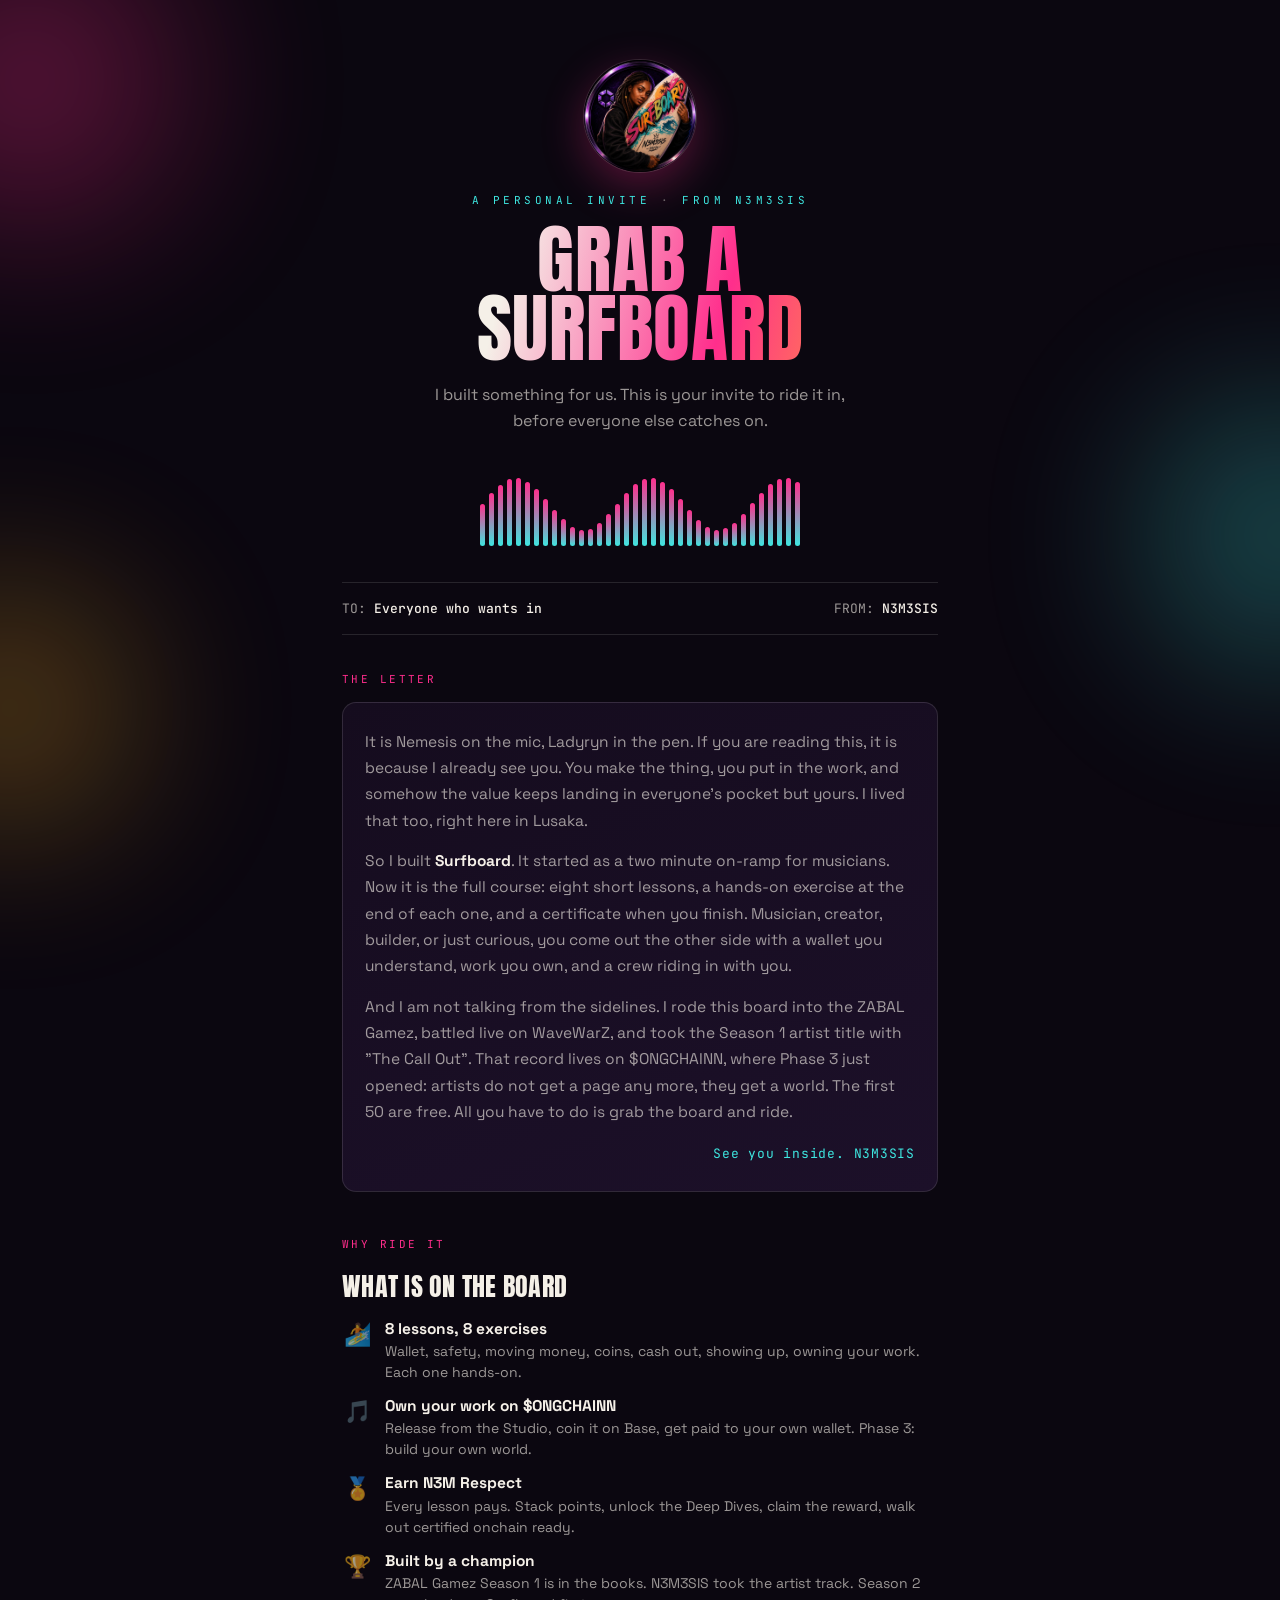
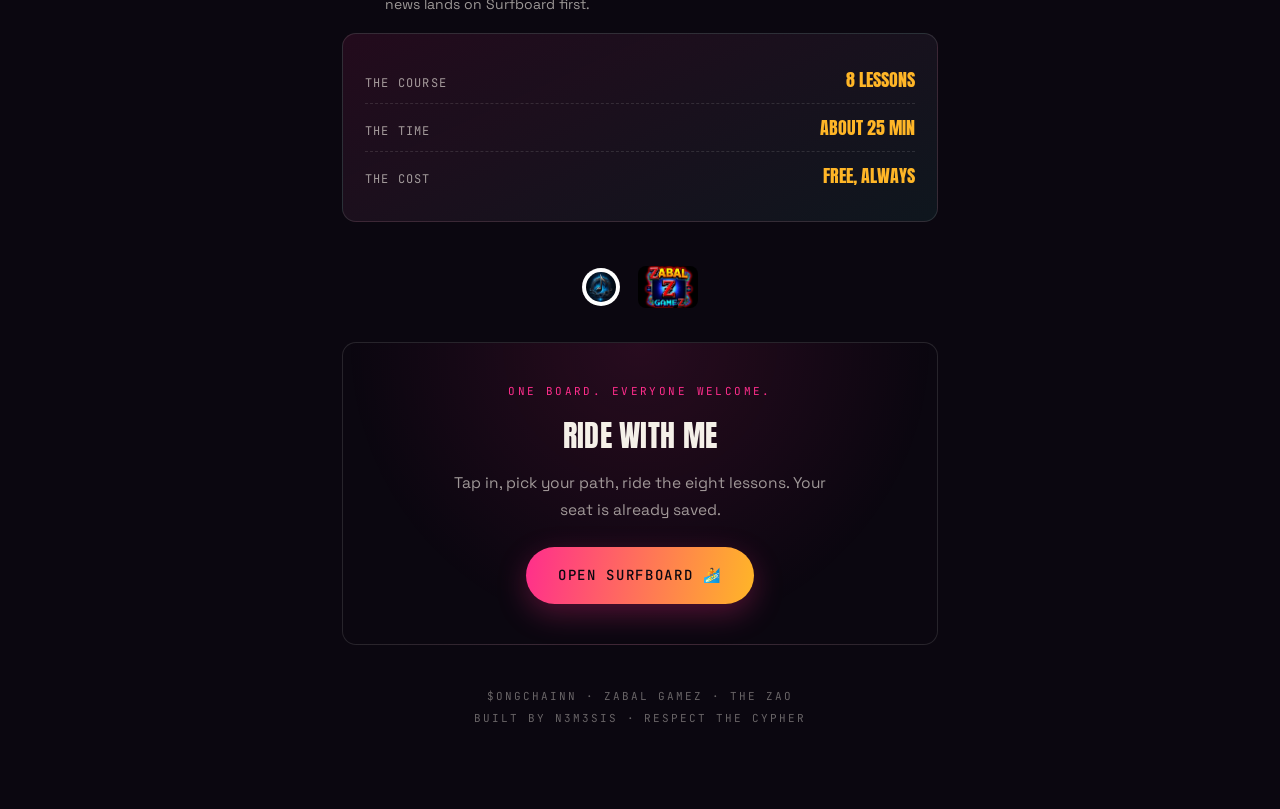
<file: invite.html>
<!DOCTYPE html>
<html lang="en">
<head>
<meta charset="UTF-8">
<meta name="viewport" content="width=device-width, initial-scale=1, viewport-fit=cover">
<meta name="theme-color" content="#0B0710">
<title>You're invited - N3M3SIS x Surfboard</title>
<meta name="description" content="A personal invite from N3M3SIS, ZABAL Gamez Season 1 artist champion. Grab a Surfboard, ride the 8 lessons, and get onchain for real.">
<link rel="canonical" href="https://surfboard.diyama.online/invite.html">
<link rel="icon" type="image/png" href="favicon.png">
<link rel="manifest" href="manifest.webmanifest">
<link rel="apple-touch-icon" href="apple-touch-icon.png">
<meta name="mobile-web-app-capable" content="yes">
<meta name="apple-mobile-web-app-capable" content="yes">
<meta name="apple-mobile-web-app-title" content="Surfboard">

<!-- Open Graph / social share -->
<meta property="og:type" content="website">
<meta property="og:site_name" content="Surfboard">
<meta property="og:title" content="You're invited - a Surfboard from N3M3SIS">
<meta property="og:description" content="I built something for us. Grab a Surfboard, ride the 8 lessons, own your work, and get onchain for real.">
<meta property="og:url" content="https://surfboard.diyama.online/invite.html">
<meta property="og:image" content="https://surfboard.diyama.online/og.png">
<meta property="og:image:width" content="1200">
<meta property="og:image:height" content="630">
<meta name="twitter:card" content="summary_large_image">
<meta name="twitter:title" content="You're invited - a Surfboard from N3M3SIS">
<meta name="twitter:description" content="Grab a Surfboard, ride the 8 lessons, own your work, and get onchain for real.">
<meta name="twitter:image" content="https://surfboard.diyama.online/og.png">

<link rel="stylesheet" href="fonts.css">
<style>

  :root{
    --ink:#0B0710; --panel:#150C1E; --panel-2:#1C1029;
    --line: rgba(245,240,232,0.12);
    --off:#F5F0E8; --off-dim: rgba(245,240,232,0.62); --off-faint: rgba(245,240,232,0.40);
    --magenta:#FF2E8C; --gold:#FFB627; --cyan:#3EE6E0; --green:#5BF29A;
  }
  *{ box-sizing:border-box; margin:0; padding:0; -webkit-tap-highlight-color:transparent; }
  html{ scroll-behavior:smooth; }
  body{ background:var(--ink); color:var(--off); font-family:'Space Grotesk', system-ui, sans-serif;
    -webkit-font-smoothing:antialiased; overflow-x:hidden; line-height:1.5; }
  .wrap{ max-width:640px; margin:0 auto; padding:0 22px 80px; position:relative; z-index:2; }

  .glow{ position:fixed; border-radius:50%; filter:blur(90px); opacity:0.32; z-index:0; pointer-events:none; }
  .glow-1{ width:300px; height:300px; background:var(--magenta); top:-70px; left:-120px; }
  .glow-2{ width:260px; height:260px; background:var(--cyan); top:45%; right:-130px; }
  .glow-3{ width:240px; height:240px; background:var(--gold); bottom:8%; left:-110px; }

  header{ text-align:center; padding:60px 0 20px; position:relative; z-index:2; }
  .eyebrow{ font-family:'JetBrains Mono', monospace; font-size:11px; letter-spacing:0.32em; text-transform:uppercase;
    color:var(--cyan); margin-bottom:16px; }
  .eyebrow span{ color:var(--off-faint); }
  h1{ font-family:'Anton', sans-serif; font-weight:400; text-transform:uppercase; font-size:clamp(46px, 13vw, 76px);
    line-height:0.92; letter-spacing:0.01em;
    background:linear-gradient(105deg, var(--off) 28%, var(--magenta) 64%, var(--gold) 100%);
    -webkit-background-clip:text; background-clip:text; color:transparent; }
  .sub{ margin:18px auto 0; max-width:460px; font-size:16px; color:var(--off-dim); line-height:1.6; }

  .wave{ height:64px; display:flex; align-items:flex-end; justify-content:center; gap:4px; margin:28px 0 6px; position:relative; z-index:2; }
  .bar{ width:5px; border-radius:3px; background:linear-gradient(180deg, var(--magenta), var(--cyan)); animation:pulse 1.1s ease-in-out infinite; }
  @keyframes pulse{ 0%,100%{ transform:scaleY(0.3); opacity:0.55; } 50%{ transform:scaleY(1); opacity:1; } }

  .tofrom{ display:flex; justify-content:space-between; border-top:1px solid var(--line); border-bottom:1px solid var(--line);
    padding:16px 0; margin:36px 0; font-family:'JetBrains Mono', monospace; font-size:13px; color:var(--off-dim); position:relative; z-index:2; }
  .tofrom b{ color:var(--off); font-weight:500; }

  section{ position:relative; z-index:2; margin-bottom:44px; }
  .label{ font-family:'JetBrains Mono', monospace; font-size:11px; letter-spacing:0.22em; text-transform:uppercase;
    color:var(--magenta); margin-bottom:14px; }
  h2{ font-family:'Anton', sans-serif; font-weight:400; text-transform:uppercase; font-size:26px; letter-spacing:0.01em;
    color:var(--off); margin-bottom:12px; }
  p{ color:var(--off-dim); font-size:15.5px; line-height:1.7; }

  .letter{ border:1px solid var(--line); border-radius:14px; padding:26px 22px;
    background:linear-gradient(160deg, var(--panel), var(--panel-2)); }
  .letter p + p{ margin-top:14px; }
  .letter .sign{ margin-top:18px; font-family:'JetBrains Mono', monospace; font-size:13px; color:var(--cyan); text-align:right; letter-spacing:0.06em; }
  .letter b.hl{ color:var(--off); }

  .why{ display:flex; flex-direction:column; gap:12px; margin-top:4px; }
  .why-item{ display:flex; gap:13px; align-items:flex-start; }
  .why-item .i{ font-size:22px; width:30px; text-align:center; flex-shrink:0; }
  .why-item b{ display:block; color:var(--off); font-size:15.5px; }
  .why-item span{ font-size:14px; color:var(--off-dim); }

  .prize{ border:1px solid var(--line); border-radius:14px; padding:22px;
    background:linear-gradient(155deg, rgba(255,46,140,0.10), rgba(62,230,224,0.07)); margin-top:18px; }
  .prize-row{ display:flex; justify-content:space-between; align-items:baseline; padding:10px 0; border-bottom:1px dashed var(--line); }
  .prize-row:last-child{ border-bottom:none; }
  .prize-row .k{ font-family:'JetBrains Mono', monospace; font-size:12px; letter-spacing:0.1em; text-transform:uppercase; color:var(--off-dim); }
  .prize-row .v{ font-family:'Anton'; font-size:18px; text-transform:uppercase; color:var(--gold); }

  .cta{ text-align:center; padding:40px 22px; border:1px solid var(--line); border-radius:14px;
    background:radial-gradient(ellipse at 50% 0%, rgba(255,46,140,0.12), transparent 70%); }
  .cta h2{ font-size:30px; }
  .cta p{ margin:10px auto 24px; max-width:380px; }
  .cta-btn{ display:inline-flex; align-items:center; gap:10px; justify-content:center;
    font-family:'JetBrains Mono', monospace; font-size:14px; letter-spacing:0.12em; text-transform:uppercase;
    padding:18px 32px; min-height:56px; border-radius:100px; font-weight:500; text-decoration:none;
    background:linear-gradient(100deg, var(--magenta), var(--gold)); color:var(--ink);
    box-shadow:0 10px 30px rgba(255,46,140,0.28); transition:transform 0.15s; }
  .cta-btn:active{ transform:translateY(2px) scale(0.99); }

  footer{ text-align:center; margin-top:40px; font-family:'JetBrains Mono', monospace; font-size:11px;
    letter-spacing:0.18em; color:var(--off-faint); text-transform:uppercase; position:relative; z-index:2; line-height:2; }

  :focus-visible{ outline:2px solid var(--cyan); outline-offset:3px; border-radius:4px; }
  @media (prefers-reduced-motion: reduce){
    *{ animation:none !important; transition:none !important; scroll-behavior:auto !important; }
  }
</style>
</head>
<body>

<div class="glow glow-1"></div>
<div class="glow glow-2"></div>
<div class="glow glow-3"></div>

<div class="wrap">

  <header>
    <img src="logo.png" alt="Surfboard by N3M3SIS" width="112" height="112" style="width:112px; height:112px; border-radius:50%; display:block; margin:0 auto 20px; box-shadow:0 0 0 1px var(--line), 0 14px 44px rgba(255,46,140,0.30)">
    <div class="eyebrow">A personal invite <span>&middot;</span> from N3M3SIS</div>
    <h1>Grab a<br>Surfboard</h1>
    <p class="sub">I built something for us. This is your invite to ride it in, before everyone else catches on.</p>
  </header>

  <div class="wave" id="wave"></div>

  <div class="tofrom">
    <div>TO: <b>Everyone who wants in</b></div>
    <div>FROM: <b>N3M3SIS</b></div>
  </div>

  <section>
    <div class="label">The letter</div>
    <div class="letter">
      <p>It is Nemesis on the mic, Ladyryn in the pen. If you are reading this, it is because I already see you. You make the thing, you put in the work, and somehow the value keeps landing in everyone's pocket but yours. I lived that too, right here in Lusaka.</p>
      <p>So I built <b class="hl">Surfboard</b>. It started as a two minute on-ramp for musicians. Now it is the full course: eight short lessons, a hands-on exercise at the end of each one, and a certificate when you finish. Musician, creator, builder, or just curious, you come out the other side with a wallet you understand, work you own, and a crew riding in with you.</p>
      <p>And I am not talking from the sidelines. I rode this board into the ZABAL Gamez, battled live on WaveWarZ, and took the Season 1 artist title with "The Call Out". That record lives on $ONGCHAINN, where Phase 3 just opened: artists do not get a page any more, they get a world. The first 50 are free. All you have to do is grab the board and ride.</p>
      <p class="sign">See you inside. N3M3SIS</p>
    </div>
  </section>

  <section>
    <div class="label">Why ride it</div>
    <h2>What is on the board</h2>
    <div class="why">
      <div class="why-item"><span class="i">&#127940;</span><span><b>8 lessons, 8 exercises</b><span>Wallet, safety, moving money, coins, cash out, showing up, owning your work. Each one hands-on.</span></span></div>
      <div class="why-item"><span class="i">&#127925;</span><span><b>Own your work on $ONGCHAINN</b><span>Release from the Studio, coin it on Base, get paid to your own wallet. Phase 3: build your own world.</span></span></div>
      <div class="why-item"><span class="i">&#127941;</span><span><b>Earn N3M Respect</b><span>Every lesson pays. Stack points, unlock the Deep Dives, claim the reward, walk out certified onchain ready.</span></span></div>
      <div class="why-item"><span class="i">&#127942;</span><span><b>Built by a champion</b><span>ZABAL Gamez Season 1 is in the books. N3M3SIS took the artist track. Season 2 news lands on Surfboard first.</span></span></div>
    </div>

    <div class="prize">
      <div class="prize-row"><span class="k">The course</span><span class="v">8 lessons</span></div>
      <div class="prize-row"><span class="k">The time</span><span class="v">About 25 min</span></div>
      <div class="prize-row"><span class="k">The cost</span><span class="v">Free, always</span></div>
    </div>
  </section>

  <div style="display:flex; align-items:center; justify-content:center; gap:18px; margin:8px 0 34px; flex-wrap:wrap">
    <img src="logos/songchainn.png" alt="$ONGCHAINN" width="38" height="38" style="width:38px; height:38px; border-radius:50%; background:#fff; padding:4px; object-fit:contain">
    <img src="logos/zabal.png" alt="ZABAL Gamez" height="42" style="height:42px; width:auto; border-radius:8px">
  </div>

  <div class="cta">
    <div class="label" style="justify-content:center; text-align:center">One board. Everyone welcome.</div>
    <h2>Ride with me</h2>
    <p>Tap in, pick your path, ride the eight lessons. Your seat is already saved.</p>
    <a href="index.html" class="cta-btn">Open Surfboard <span aria-hidden="true">&#127940;</span></a>
  </div>

  <footer>
    $ONGCHAINN &middot; ZABAL Gamez &middot; The ZAO<br>
    Built by N3M3SIS &middot; Respect the cypher
  </footer>

</div>

<script>
  const w=document.getElementById('wave');
  for(let i=0;i<36;i++){
    const b=document.createElement('div'); b.className='bar';
    b.style.height=(12+Math.round(Math.sin(i*0.42)*26+30))+'px';
    b.style.animationDelay=(i*0.05)+'s';
    w.appendChild(b);
  }
  // Always serve the freshest version: remove any old service worker + caches, and do not register one.
  if('serviceWorker' in navigator){
    navigator.serviceWorker.getRegistrations().then(function(regs){ regs.forEach(function(r){ r.unregister(); }); }).catch(function(){});
  }
  if(window.caches && caches.keys){
    caches.keys().then(function(keys){ keys.forEach(function(k){ caches.delete(k); }); }).catch(function(){});
  }
</script>

</body>
</html>
</file>
<file: fonts.css>
﻿/* vietnamese */
@font-face {
  font-family: 'Anton';
  font-style: normal;
  font-weight: 400;
  font-display: swap;
  src: url(fonts/font_0.woff2) format('woff2');
  unicode-range: U+0102-0103, U+0110-0111, U+0128-0129, U+0168-0169, U+01A0-01A1, U+01AF-01B0, U+0300-0301, U+0303-0304, U+0308-0309, U+0323, U+0329, U+1EA0-1EF9, U+20AB;
}
/* latin-ext */
@font-face {
  font-family: 'Anton';
  font-style: normal;
  font-weight: 400;
  font-display: swap;
  src: url(fonts/font_1.woff2) format('woff2');
  unicode-range: U+0100-02BA, U+02BD-02C5, U+02C7-02CC, U+02CE-02D7, U+02DD-02FF, U+0304, U+0308, U+0329, U+1D00-1DBF, U+1E00-1E9F, U+1EF2-1EFF, U+2020, U+20A0-20AB, U+20AD-20C0, U+2113, U+2C60-2C7F, U+A720-A7FF;
}
/* latin */
@font-face {
  font-family: 'Anton';
  font-style: normal;
  font-weight: 400;
  font-display: swap;
  src: url(fonts/font_2.woff2) format('woff2');
  unicode-range: U+0000-00FF, U+0131, U+0152-0153, U+02BB-02BC, U+02C6, U+02DA, U+02DC, U+0304, U+0308, U+0329, U+2000-206F, U+20AC, U+2122, U+2191, U+2193, U+2212, U+2215, U+FEFF, U+FFFD;
}
/* cyrillic-ext */
@font-face {
  font-family: 'JetBrains Mono';
  font-style: normal;
  font-weight: 400;
  font-display: swap;
  src: url(fonts/font_3.woff2) format('woff2');
  unicode-range: U+0460-052F, U+1C80-1C8A, U+20B4, U+2DE0-2DFF, U+A640-A69F, U+FE2E-FE2F;
}
/* cyrillic */
@font-face {
  font-family: 'JetBrains Mono';
  font-style: normal;
  font-weight: 400;
  font-display: swap;
  src: url(fonts/font_4.woff2) format('woff2');
  unicode-range: U+0301, U+0400-045F, U+0490-0491, U+04B0-04B1, U+2116;
}
/* greek */
@font-face {
  font-family: 'JetBrains Mono';
  font-style: normal;
  font-weight: 400;
  font-display: swap;
  src: url(fonts/font_5.woff2) format('woff2');
  unicode-range: U+0370-0377, U+037A-037F, U+0384-038A, U+038C, U+038E-03A1, U+03A3-03FF;
}
/* vietnamese */
@font-face {
  font-family: 'JetBrains Mono';
  font-style: normal;
  font-weight: 400;
  font-display: swap;
  src: url(fonts/font_6.woff2) format('woff2');
  unicode-range: U+0102-0103, U+0110-0111, U+0128-0129, U+0168-0169, U+01A0-01A1, U+01AF-01B0, U+0300-0301, U+0303-0304, U+0308-0309, U+0323, U+0329, U+1EA0-1EF9, U+20AB;
}
/* latin-ext */
@font-face {
  font-family: 'JetBrains Mono';
  font-style: normal;
  font-weight: 400;
  font-display: swap;
  src: url(fonts/font_7.woff2) format('woff2');
  unicode-range: U+0100-02BA, U+02BD-02C5, U+02C7-02CC, U+02CE-02D7, U+02DD-02FF, U+0304, U+0308, U+0329, U+1D00-1DBF, U+1E00-1E9F, U+1EF2-1EFF, U+2020, U+20A0-20AB, U+20AD-20C0, U+2113, U+2C60-2C7F, U+A720-A7FF;
}
/* latin */
@font-face {
  font-family: 'JetBrains Mono';
  font-style: normal;
  font-weight: 400;
  font-display: swap;
  src: url(fonts/font_8.woff2) format('woff2');
  unicode-range: U+0000-00FF, U+0131, U+0152-0153, U+02BB-02BC, U+02C6, U+02DA, U+02DC, U+0304, U+0308, U+0329, U+2000-206F, U+20AC, U+2122, U+2191, U+2193, U+2212, U+2215, U+FEFF, U+FFFD;
}
/* cyrillic-ext */
@font-face {
  font-family: 'JetBrains Mono';
  font-style: normal;
  font-weight: 500;
  font-display: swap;
  src: url(fonts/font_3.woff2) format('woff2');
  unicode-range: U+0460-052F, U+1C80-1C8A, U+20B4, U+2DE0-2DFF, U+A640-A69F, U+FE2E-FE2F;
}
/* cyrillic */
@font-face {
  font-family: 'JetBrains Mono';
  font-style: normal;
  font-weight: 500;
  font-display: swap;
  src: url(fonts/font_4.woff2) format('woff2');
  unicode-range: U+0301, U+0400-045F, U+0490-0491, U+04B0-04B1, U+2116;
}
/* greek */
@font-face {
  font-family: 'JetBrains Mono';
  font-style: normal;
  font-weight: 500;
  font-display: swap;
  src: url(fonts/font_5.woff2) format('woff2');
  unicode-range: U+0370-0377, U+037A-037F, U+0384-038A, U+038C, U+038E-03A1, U+03A3-03FF;
}
/* vietnamese */
@font-face {
  font-family: 'JetBrains Mono';
  font-style: normal;
  font-weight: 500;
  font-display: swap;
  src: url(fonts/font_6.woff2) format('woff2');
  unicode-range: U+0102-0103, U+0110-0111, U+0128-0129, U+0168-0169, U+01A0-01A1, U+01AF-01B0, U+0300-0301, U+0303-0304, U+0308-0309, U+0323, U+0329, U+1EA0-1EF9, U+20AB;
}
/* latin-ext */
@font-face {
  font-family: 'JetBrains Mono';
  font-style: normal;
  font-weight: 500;
  font-display: swap;
  src: url(fonts/font_7.woff2) format('woff2');
  unicode-range: U+0100-02BA, U+02BD-02C5, U+02C7-02CC, U+02CE-02D7, U+02DD-02FF, U+0304, U+0308, U+0329, U+1D00-1DBF, U+1E00-1E9F, U+1EF2-1EFF, U+2020, U+20A0-20AB, U+20AD-20C0, U+2113, U+2C60-2C7F, U+A720-A7FF;
}
/* latin */
@font-face {
  font-family: 'JetBrains Mono';
  font-style: normal;
  font-weight: 500;
  font-display: swap;
  src: url(fonts/font_8.woff2) format('woff2');
  unicode-range: U+0000-00FF, U+0131, U+0152-0153, U+02BB-02BC, U+02C6, U+02DA, U+02DC, U+0304, U+0308, U+0329, U+2000-206F, U+20AC, U+2122, U+2191, U+2193, U+2212, U+2215, U+FEFF, U+FFFD;
}
/* vietnamese */
@font-face {
  font-family: 'Space Grotesk';
  font-style: normal;
  font-weight: 400;
  font-display: swap;
  src: url(fonts/font_9.woff2) format('woff2');
  unicode-range: U+0102-0103, U+0110-0111, U+0128-0129, U+0168-0169, U+01A0-01A1, U+01AF-01B0, U+0300-0301, U+0303-0304, U+0308-0309, U+0323, U+0329, U+1EA0-1EF9, U+20AB;
}
/* latin-ext */
@font-face {
  font-family: 'Space Grotesk';
  font-style: normal;
  font-weight: 400;
  font-display: swap;
  src: url(fonts/font_10.woff2) format('woff2');
  unicode-range: U+0100-02BA, U+02BD-02C5, U+02C7-02CC, U+02CE-02D7, U+02DD-02FF, U+0304, U+0308, U+0329, U+1D00-1DBF, U+1E00-1E9F, U+1EF2-1EFF, U+2020, U+20A0-20AB, U+20AD-20C0, U+2113, U+2C60-2C7F, U+A720-A7FF;
}
/* latin */
@font-face {
  font-family: 'Space Grotesk';
  font-style: normal;
  font-weight: 400;
  font-display: swap;
  src: url(fonts/font_11.woff2) format('woff2');
  unicode-range: U+0000-00FF, U+0131, U+0152-0153, U+02BB-02BC, U+02C6, U+02DA, U+02DC, U+0304, U+0308, U+0329, U+2000-206F, U+20AC, U+2122, U+2191, U+2193, U+2212, U+2215, U+FEFF, U+FFFD;
}
/* vietnamese */
@font-face {
  font-family: 'Space Grotesk';
  font-style: normal;
  font-weight: 500;
  font-display: swap;
  src: url(fonts/font_9.woff2) format('woff2');
  unicode-range: U+0102-0103, U+0110-0111, U+0128-0129, U+0168-0169, U+01A0-01A1, U+01AF-01B0, U+0300-0301, U+0303-0304, U+0308-0309, U+0323, U+0329, U+1EA0-1EF9, U+20AB;
}
/* latin-ext */
@font-face {
  font-family: 'Space Grotesk';
  font-style: normal;
  font-weight: 500;
  font-display: swap;
  src: url(fonts/font_10.woff2) format('woff2');
  unicode-range: U+0100-02BA, U+02BD-02C5, U+02C7-02CC, U+02CE-02D7, U+02DD-02FF, U+0304, U+0308, U+0329, U+1D00-1DBF, U+1E00-1E9F, U+1EF2-1EFF, U+2020, U+20A0-20AB, U+20AD-20C0, U+2113, U+2C60-2C7F, U+A720-A7FF;
}
/* latin */
@font-face {
  font-family: 'Space Grotesk';
  font-style: normal;
  font-weight: 500;
  font-display: swap;
  src: url(fonts/font_11.woff2) format('woff2');
  unicode-range: U+0000-00FF, U+0131, U+0152-0153, U+02BB-02BC, U+02C6, U+02DA, U+02DC, U+0304, U+0308, U+0329, U+2000-206F, U+20AC, U+2122, U+2191, U+2193, U+2212, U+2215, U+FEFF, U+FFFD;
}
/* vietnamese */
@font-face {
  font-family: 'Space Grotesk';
  font-style: normal;
  font-weight: 700;
  font-display: swap;
  src: url(fonts/font_9.woff2) format('woff2');
  unicode-range: U+0102-0103, U+0110-0111, U+0128-0129, U+0168-0169, U+01A0-01A1, U+01AF-01B0, U+0300-0301, U+0303-0304, U+0308-0309, U+0323, U+0329, U+1EA0-1EF9, U+20AB;
}
/* latin-ext */
@font-face {
  font-family: 'Space Grotesk';
  font-style: normal;
  font-weight: 700;
  font-display: swap;
  src: url(fonts/font_10.woff2) format('woff2');
  unicode-range: U+0100-02BA, U+02BD-02C5, U+02C7-02CC, U+02CE-02D7, U+02DD-02FF, U+0304, U+0308, U+0329, U+1D00-1DBF, U+1E00-1E9F, U+1EF2-1EFF, U+2020, U+20A0-20AB, U+20AD-20C0, U+2113, U+2C60-2C7F, U+A720-A7FF;
}
/* latin */
@font-face {
  font-family: 'Space Grotesk';
  font-style: normal;
  font-weight: 700;
  font-display: swap;
  src: url(fonts/font_11.woff2) format('woff2');
  unicode-range: U+0000-00FF, U+0131, U+0152-0153, U+02BB-02BC, U+02C6, U+02DA, U+02DC, U+0304, U+0308, U+0329, U+2000-206F, U+20AC, U+2122, U+2191, U+2193, U+2212, U+2215, U+FEFF, U+FFFD;
}
</file>
